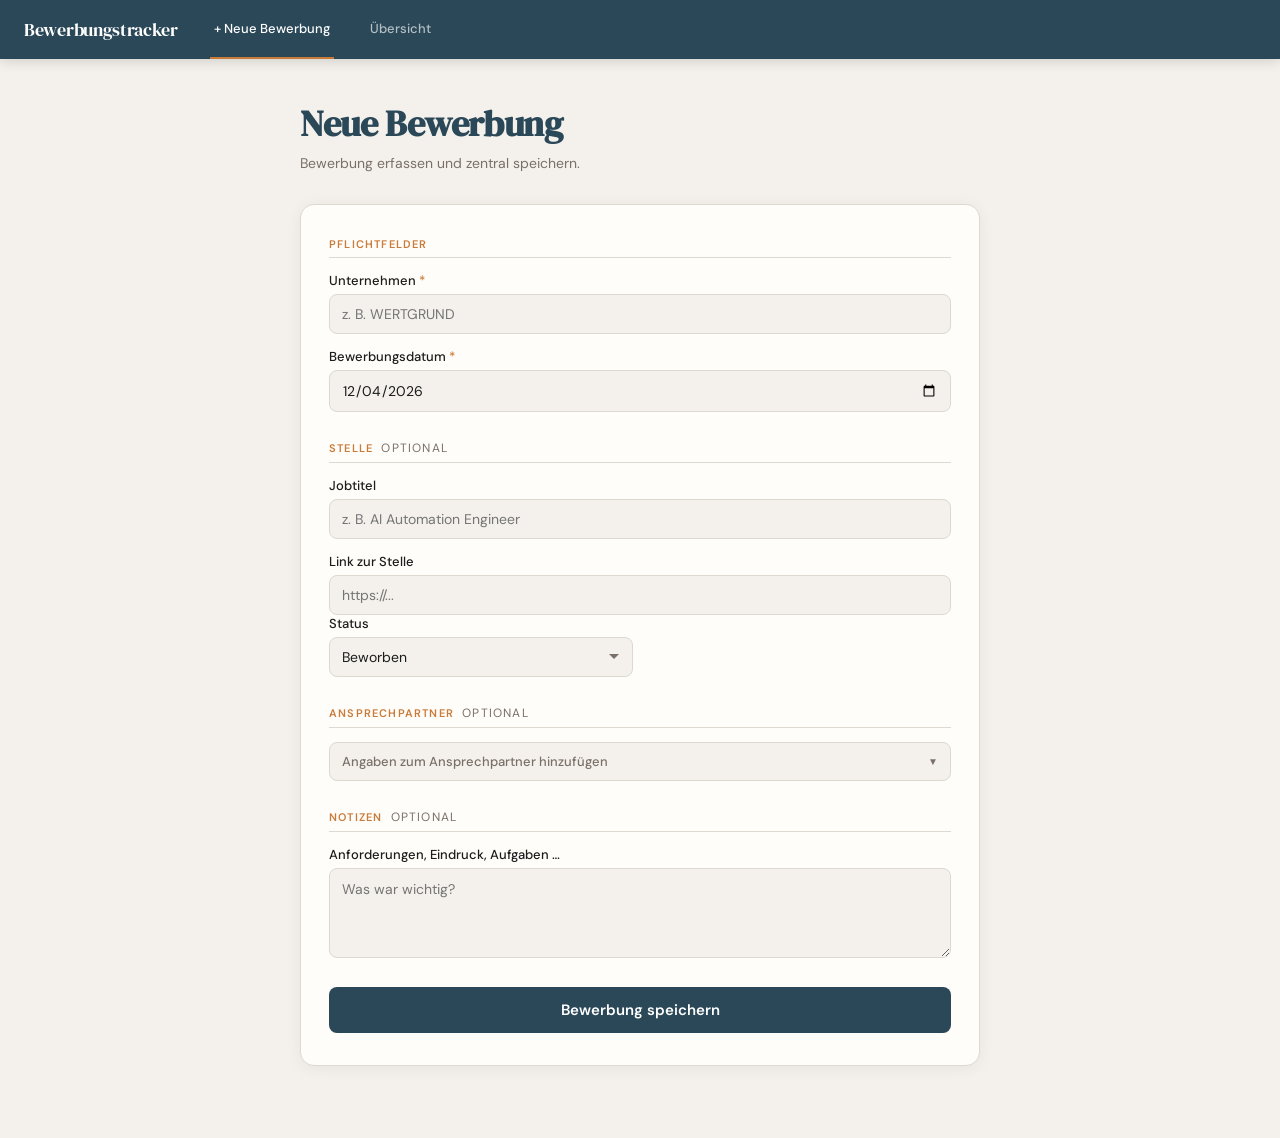
<file: html/index.html>
<!DOCTYPE html>
<html lang="de">
<head>
  <meta charset="UTF-8" />
  <meta name="viewport" content="width=device-width, initial-scale=1.0" />
  <title>Bewerbungstracker – Neue Bewerbung</title>
  <link rel="stylesheet" href="style.css" />
</head>
<body>

<nav class="nav">
  <a class="nav-brand" href="index.html">Bewerbungstracker</a>
  <a class="nav-link active" href="index.html">+ Neue Bewerbung</a>
  <a class="nav-link" href="overview.html">Übersicht</a>
</nav>

<div class="page">
  <div style="max-width:680px;margin:0 auto">
    <h1 class="page-title">Neue Bewerbung</h1>
    <p class="page-subtitle">Bewerbung erfassen und zentral speichern.</p>

    <div class="card">
      <!-- Pflichtfelder -->
      <div class="section-label">Pflichtfelder</div>

      <label for="company" class="req">Unternehmen</label>
      <input type="text" id="company" placeholder="z. B. WERTGRUND" autocomplete="organization" />

      <label for="date" class="req">Bewerbungsdatum</label>
      <input type="date" id="date" />

      <!-- Stelle -->
      <div class="section-label">Stelle <span class="opt">optional</span></div>

      <label for="jobtitle">Jobtitel</label>
      <input type="text" id="jobtitle" placeholder="z. B. AI Automation Engineer" />

      <label for="link">Link zur Stelle</label>
      <input type="url" id="link" placeholder="https://..." />

      <div class="row">
        <div>
          <label for="status">Status</label>
          <select id="status">
            <option>Beworben</option>
            <option>Interview</option>
            <option>Warten</option>
            <option>Abgelehnt</option>
            <option>Angebot</option>
          </select>
        </div>
      </div>

      <!-- Ansprechpartner -->
      <div class="section-label">Ansprechpartner <span class="opt">optional</span></div>
      <div class="collapsible-header" id="contactToggle" onclick="toggleContact()">
        <span>Angaben zum Ansprechpartner hinzufügen</span>
        <span class="chevron">▼</span>
      </div>
      <div class="collapsible-body" id="contactBody">
        <div class="row" style="margin-top:12px">
          <div>
            <label for="contact_name">Name</label>
            <input type="text" id="contact_name" placeholder="Vorname Nachname" />
          </div>
          <div>
            <label for="contact_position">Position</label>
            <input type="text" id="contact_position" placeholder="z. B. HR Manager" />
          </div>
        </div>
        <div class="row">
          <div>
            <label for="contact_email">E-Mail</label>
            <input type="email" id="contact_email" placeholder="name@firma.de" />
          </div>
          <div>
            <label for="contact_phone">Telefon</label>
            <input type="tel" id="contact_phone" placeholder="+49 ..." />
          </div>
        </div>
      </div>

      <!-- Notizen -->
      <div class="section-label">Notizen <span class="opt">optional</span></div>
      <label for="notes">Anforderungen, Eindruck, Aufgaben …</label>
      <textarea id="notes" placeholder="Was war wichtig?"></textarea>

      <button class="btn-primary full" id="submitBtn" onclick="handleSubmit()">
        Bewerbung speichern
      </button>
    </div>
  </div>
</div>

<div id="toast"></div>

<script src="app.js"></script>
<script src="index.js"></script>
</body>
</html>
</file>
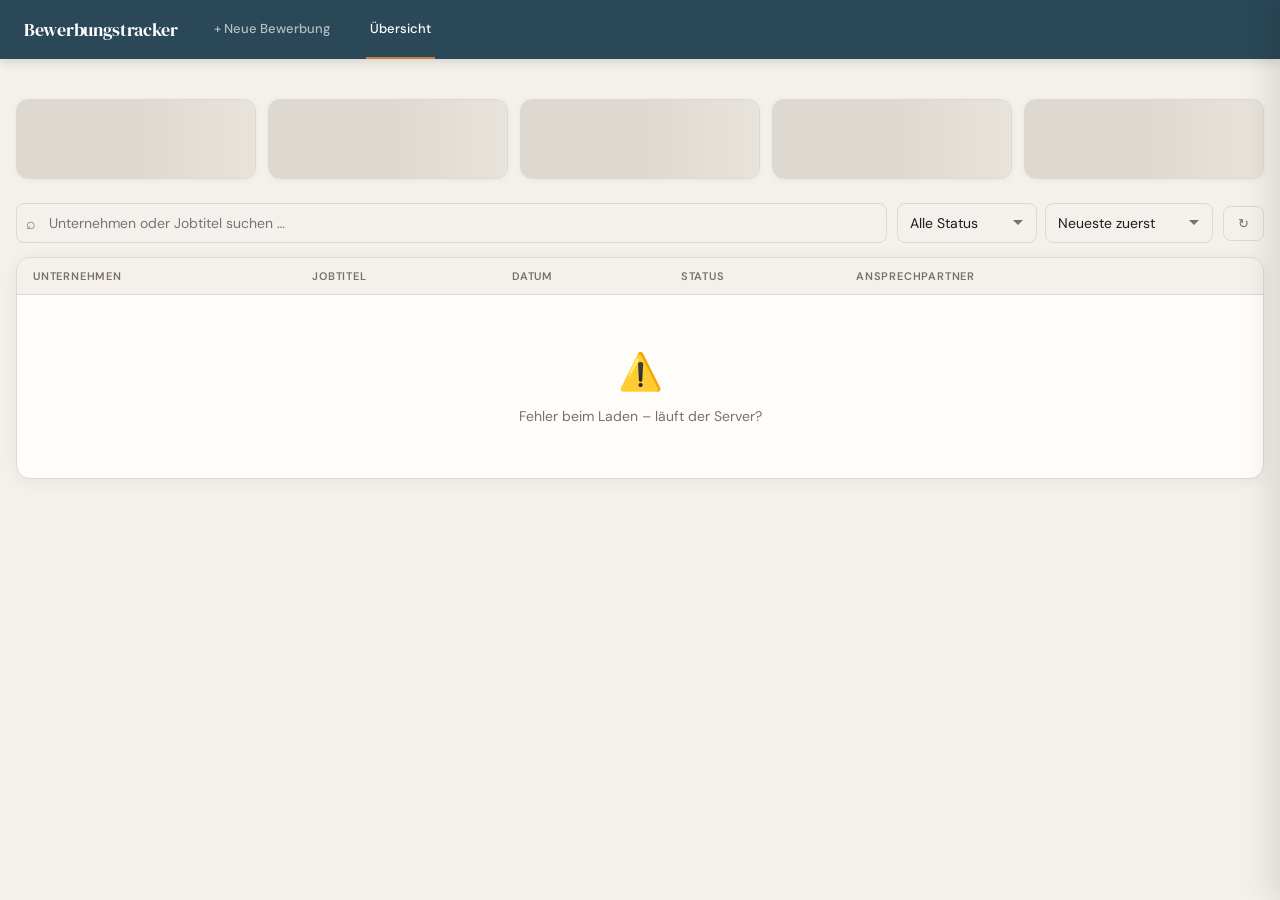
<file: html/overview.html>
<!DOCTYPE html>
<html lang="de">
<head>
  <meta charset="UTF-8" />
  <meta name="viewport" content="width=device-width, initial-scale=1.0" />
  <title>Bewerbungstracker – Übersicht</title>
  <link rel="stylesheet" href="style.css" />
  <link rel="stylesheet" href="overview.css" />
</head>
<body>

<nav class="nav">
  <a class="nav-brand" href="index.html">Bewerbungstracker</a>
  <a class="nav-link" href="index.html">+ Neue Bewerbung</a>
  <a class="nav-link active" href="overview.html">Übersicht</a>
</nav>

<div class="page">

  <!-- KPI-Kacheln -->
  <div class="kpi-grid" id="kpiGrid">
    <div class="kpi-card kpi-skeleton"></div>
    <div class="kpi-card kpi-skeleton"></div>
    <div class="kpi-card kpi-skeleton"></div>
    <div class="kpi-card kpi-skeleton"></div>
    <div class="kpi-card kpi-skeleton"></div>
  </div>

  <!-- Controls -->
  <div class="controls-bar">
    <div class="search-wrap">
      <span class="search-icon">⌕</span>
      <input type="search" id="searchInput" placeholder="Unternehmen oder Jobtitel suchen …" oninput="applyFilters()" />
    </div>
    <div class="filter-group">
      <select id="filterStatus" onchange="applyFilters()">
        <option value="">Alle Status</option>
        <option>Beworben</option>
        <option>Interview</option>
        <option>Warten</option>
        <option>Abgelehnt</option>
        <option>Angebot</option>
      </select>
      <select id="sortBy" onchange="applyFilters()">
        <option value="created_at">Neueste zuerst</option>
        <option value="app_date">Bewerbungsdatum</option>
        <option value="company">Unternehmen A–Z</option>
      </select>
    </div>
    <button class="btn-ghost" onclick="loadAll()">↻</button>
  </div>

  <!-- Table -->
  <div class="table-wrap card">
    <table class="app-table" id="appTable">
      <thead>
        <tr>
          <th>Unternehmen</th>
          <th>Jobtitel</th>
          <th>Datum</th>
          <th>Status</th>
          <th>Ansprechpartner</th>
          <th></th>
        </tr>
      </thead>
      <tbody id="tableBody">
        <tr><td colspan="6"><div class="empty-state"><div class="empty-icon">⏳</div>Lade Bewerbungen …</div></td></tr>
      </tbody>
    </table>
  </div>

  <!-- Result count -->
  <p class="result-count" id="resultCount"></p>

</div>

<!-- Detail drawer -->
<div class="drawer-overlay" id="drawerOverlay" onclick="closeDrawer()"></div>
<aside class="drawer" id="drawer">
  <div class="drawer-header">
    <div>
      <div class="drawer-company" id="dCompany">—</div>
      <div class="drawer-title"  id="dTitle">—</div>
    </div>
    <button class="drawer-close" onclick="closeDrawer()">✕</button>
  </div>
  <div class="drawer-body" id="drawerBody"></div>
</aside>

<div id="toast"></div>

<script src="app.js"></script>
<script src="overview.js"></script>
</body>
</html>
</file>
<file: html/style.css>
@import url('https://fonts.googleapis.com/css2?family=DM+Serif+Display:ital@0;1&family=DM+Sans:opsz,wght@9..40,300;9..40,400;9..40,500;9..40,600&display=swap');

*, *::before, *::after { box-sizing: border-box; margin: 0; padding: 0; }

:root {
  --bg:       #f4f1ec;
  --surface:  #fffdf9;
  --border:   #ddd9d0;
  --accent:   #2a4858;
  --accent2:  #c97b3a;
  --text:     #1c1c1c;
  --muted:    #7a7068;
  --success:  #2d6a4f;
  --error:    #9b2335;
  --radius:   8px;

  /* status colors */
  --s-beworben-bg:  #e8f0fe; --s-beworben-c:  #1a56db;
  --s-interview-bg: #fef3c7; --s-interview-c: #92400e;
  --s-warten-bg:    #f3f4f6; --s-warten-c:    #374151;
  --s-abgelehnt-bg: #fee2e2; --s-abgelehnt-c: #991b1b;
  --s-angebot-bg:   #d1fae5; --s-angebot-c:   #065f46;
}

body {
  font-family: 'DM Sans', sans-serif;
  background: var(--bg);
  min-height: 100vh;
  color: var(--text);
}

/* ── Nav ── */
.nav {
  background: var(--accent);
  padding: 0 24px;
  display: flex;
  align-items: center;
  gap: 32px;
  position: sticky;
  top: 0;
  z-index: 100;
  box-shadow: 0 2px 12px rgba(0,0,0,.15);
}
.nav-brand {
  font-family: 'DM Serif Display', serif;
  font-size: 18px;
  color: #fff;
  padding: 16px 0;
  text-decoration: none;
  letter-spacing: -0.3px;
}
.nav-link {
  font-size: 13px;
  font-weight: 500;
  color: rgba(255,255,255,.65);
  text-decoration: none;
  padding: 20px 4px;
  border-bottom: 2px solid transparent;
  transition: color .2s, border-color .2s;
}
.nav-link:hover  { color: #fff; }
.nav-link.active { color: #fff; border-bottom-color: var(--accent2); }

/* ── Page shell ── */
.page { padding: 40px 16px 72px; }

.page-title {
  font-family: 'DM Serif Display', serif;
  font-size: clamp(24px, 4vw, 36px);
  color: var(--accent);
  margin-bottom: 6px;
  letter-spacing: -0.4px;
}
.page-subtitle {
  color: var(--muted);
  font-size: 14px;
  margin-bottom: 32px;
}

/* ── Card ── */
.card {
  background: var(--surface);
  border: 1px solid var(--border);
  border-radius: 14px;
  padding: 32px 28px;
  box-shadow: 0 2px 16px rgba(0,0,0,.06);
}

/* ── Form elements ── */
.section-label {
  font-size: 11px;
  font-weight: 600;
  letter-spacing: 1.2px;
  text-transform: uppercase;
  color: var(--accent2);
  margin: 28px 0 14px;
  padding-bottom: 6px;
  border-bottom: 1px solid var(--border);
}
.section-label:first-child { margin-top: 0; }

label {
  display: block;
  font-size: 13px;
  font-weight: 500;
  color: var(--text);
  margin-bottom: 5px;
  margin-top: 14px;
}
label:first-of-type { margin-top: 0; }
.req::after { content: ' *'; color: var(--accent2); }
.opt { color: var(--muted); font-weight: 400; font-size: 12px; margin-left: 4px; }

input, textarea, select {
  width: 100%;
  padding: 10px 12px;
  border: 1px solid var(--border);
  border-radius: var(--radius);
  font-family: 'DM Sans', sans-serif;
  font-size: 14px;
  background: var(--bg);
  color: var(--text);
  transition: border-color .2s, box-shadow .2s;
  appearance: none;
}
input:focus, textarea:focus, select:focus {
  outline: none;
  border-color: var(--accent);
  box-shadow: 0 0 0 3px rgba(42,72,88,.12);
  background: #fff;
}
textarea { min-height: 90px; resize: vertical; line-height: 1.5; }
select {
  background-image: url("data:image/svg+xml,%3Csvg xmlns='http://www.w3.org/2000/svg' width='12' height='12' viewBox='0 0 12 12'%3E%3Cpath fill='%237a7068' d='M6 8L1 3h10z'/%3E%3C/svg%3E");
  background-repeat: no-repeat;
  background-position: right 12px center;
  padding-right: 32px;
}

.row { display: grid; grid-template-columns: 1fr 1fr; gap: 14px; }
@media (max-width: 500px) { .row { grid-template-columns: 1fr; } }

/* Collapsible */
.collapsible-header {
  display: flex;
  align-items: center;
  justify-content: space-between;
  cursor: pointer;
  user-select: none;
  padding: 10px 12px;
  background: var(--bg);
  border: 1px solid var(--border);
  border-radius: var(--radius);
  font-size: 13px;
  font-weight: 500;
  color: var(--muted);
  margin-top: 8px;
  transition: background .2s;
}
.collapsible-header:hover { background: #edeae3; }
.collapsible-header .chevron { transition: transform .25s; font-size: 10px; }
.collapsible-header.open .chevron { transform: rotate(180deg); }
.collapsible-body { display: none; padding: 4px 0 0; animation: slideDown .2s ease; }
.collapsible-body.open { display: block; }
@keyframes slideDown { from { opacity:0; transform:translateY(-6px); } to { opacity:1; transform:none; } }

/* ── Buttons ── */
.btn-primary {
  padding: 11px 20px;
  background: var(--accent);
  color: #fff;
  border: none;
  border-radius: var(--radius);
  font-family: 'DM Sans', sans-serif;
  font-size: 14px;
  font-weight: 600;
  cursor: pointer;
  transition: background .2s, transform .1s;
}
.btn-primary:hover   { background: #1a3445; }
.btn-primary:active  { transform: scale(.99); }
.btn-primary:disabled { opacity: .6; cursor: not-allowed; }
.btn-primary.full    { width: 100%; padding: 13px; font-size: 15px; margin-top: 24px; }

.btn-ghost {
  background: none;
  border: 1px solid var(--border);
  border-radius: var(--radius);
  padding: 8px 14px;
  font-size: 13px;
  cursor: pointer;
  color: var(--muted);
  font-family: 'DM Sans', sans-serif;
  transition: border-color .2s, color .2s;
}
.btn-ghost:hover { border-color: var(--accent); color: var(--accent); }

/* ── Badge ── */
.badge {
  display: inline-block;
  font-size: 11px;
  font-weight: 600;
  padding: 3px 10px;
  border-radius: 50px;
  letter-spacing: 0.3px;
  white-space: nowrap;
}
.badge-Beworben  { background: var(--s-beworben-bg);  color: var(--s-beworben-c); }
.badge-Interview { background: var(--s-interview-bg); color: var(--s-interview-c); }
.badge-Warten    { background: var(--s-warten-bg);    color: var(--s-warten-c); }
.badge-Abgelehnt { background: var(--s-abgelehnt-bg); color: var(--s-abgelehnt-c); }
.badge-Angebot   { background: var(--s-angebot-bg);   color: var(--s-angebot-c); }

/* ── Toast ── */
#toast {
  position: fixed;
  bottom: 28px;
  left: 50%;
  transform: translateX(-50%) translateY(20px);
  padding: 12px 22px;
  border-radius: 50px;
  font-size: 14px;
  font-weight: 500;
  opacity: 0;
  pointer-events: none;
  transition: opacity .3s, transform .3s;
  z-index: 999;
}
#toast.show { opacity: 1; transform: translateX(-50%) translateY(0); }
#toast.success { background: var(--success); color: #fff; }
#toast.error   { background: var(--error);   color: #fff; }

/* ── Empty state ── */
.empty-state {
  text-align: center;
  color: var(--muted);
  padding: 40px 20px;
  font-size: 14px;
}
.empty-state .empty-icon { font-size: 36px; margin-bottom: 12px; }
</file>
<file: html/overview.css>
/* overview.css – Styles für die Übersichtsseite */

/* ── KPI grid ── */
.kpi-grid {
  display: grid;
  grid-template-columns: repeat(auto-fit, minmax(140px, 1fr));
  gap: 12px;
  margin-bottom: 24px;
}
.kpi-card {
  background: var(--surface);
  border: 1px solid var(--border);
  border-radius: 12px;
  padding: 18px 20px;
  box-shadow: 0 1px 6px rgba(0,0,0,.05);
}
.kpi-card.kpi-skeleton {
  min-height: 80px;
  background: linear-gradient(90deg, var(--border) 25%, #e8e4dc 50%, var(--border) 75%);
  background-size: 200% 100%;
  animation: shimmer 1.4s infinite;
}
@keyframes shimmer { to { background-position: -200% 0; } }

.kpi-label {
  font-size: 11px;
  font-weight: 600;
  letter-spacing: 0.8px;
  text-transform: uppercase;
  color: var(--muted);
  margin-bottom: 8px;
}
.kpi-value {
  font-family: 'DM Serif Display', serif;
  font-size: 32px;
  color: var(--accent);
  line-height: 1;
}
.kpi-sub {
  font-size: 12px;
  color: var(--muted);
  margin-top: 4px;
}

/* ── Controls bar ── */
.controls-bar {
  display: flex;
  align-items: center;
  gap: 10px;
  margin-bottom: 14px;
  flex-wrap: wrap;
}
.search-wrap {
  flex: 1;
  min-width: 200px;
  position: relative;
}
.search-icon {
  position: absolute;
  left: 10px;
  top: 50%;
  transform: translateY(-50%);
  font-size: 16px;
  color: var(--muted);
  pointer-events: none;
}
.search-wrap input {
  padding-left: 32px;
}
.filter-group {
  display: flex;
  gap: 8px;
}
.filter-group select {
  width: auto;
  min-width: 140px;
}

/* ── Table ── */
.table-wrap {
  padding: 0;
  overflow: hidden;
}
.app-table {
  width: 100%;
  border-collapse: collapse;
  font-size: 13.5px;
}
.app-table thead th {
  background: var(--bg);
  padding: 11px 16px;
  text-align: left;
  font-size: 11px;
  font-weight: 600;
  letter-spacing: 0.8px;
  text-transform: uppercase;
  color: var(--muted);
  border-bottom: 1px solid var(--border);
  white-space: nowrap;
}
.app-table tbody tr {
  border-bottom: 1px solid var(--border);
  cursor: pointer;
  transition: background .15s;
}
.app-table tbody tr:last-child { border-bottom: none; }
.app-table tbody tr:hover { background: #f0ece4; }
.app-table td {
  padding: 13px 16px;
  vertical-align: middle;
}
.td-company { font-weight: 600; color: var(--text); }
.td-title   { color: var(--muted); }
.td-date    { white-space: nowrap; color: var(--muted); }
.td-contact { color: var(--muted); font-size: 12.5px; }
.td-action  { text-align: right; }
.td-link    { font-size: 12px; }
.td-link a  { color: var(--accent); text-decoration: none; }
.td-link a:hover { text-decoration: underline; }

.result-count {
  text-align: right;
  font-size: 12px;
  color: var(--muted);
  margin-top: 10px;
}

/* ── Drawer ── */
.drawer-overlay {
  display: none;
  position: fixed;
  inset: 0;
  background: rgba(0,0,0,.3);
  z-index: 200;
  animation: fadeIn .2s;
}
.drawer-overlay.open { display: block; }

.drawer {
  position: fixed;
  top: 0;
  right: 0;
  height: 100%;
  width: min(480px, 100vw);
  background: var(--surface);
  border-left: 1px solid var(--border);
  box-shadow: -8px 0 32px rgba(0,0,0,.12);
  z-index: 201;
  transform: translateX(100%);
  transition: transform .3s cubic-bezier(.4,0,.2,1);
  display: flex;
  flex-direction: column;
}
.drawer.open { transform: translateX(0); }

.drawer-header {
  display: flex;
  justify-content: space-between;
  align-items: flex-start;
  padding: 24px 24px 16px;
  border-bottom: 1px solid var(--border);
  background: var(--bg);
}
.drawer-company {
  font-family: 'DM Serif Display', serif;
  font-size: 20px;
  color: var(--accent);
}
.drawer-title {
  font-size: 13px;
  color: var(--muted);
  margin-top: 2px;
}
.drawer-close {
  background: none;
  border: none;
  font-size: 18px;
  cursor: pointer;
  color: var(--muted);
  padding: 4px 8px;
  border-radius: var(--radius);
  transition: background .15s;
  flex-shrink: 0;
}
.drawer-close:hover { background: var(--border); }

.drawer-body {
  flex: 1;
  overflow-y: auto;
  padding: 20px 24px 32px;
}

.drawer-section {
  margin-bottom: 20px;
}
.drawer-section-title {
  font-size: 10px;
  font-weight: 700;
  letter-spacing: 1px;
  text-transform: uppercase;
  color: var(--accent2);
  margin-bottom: 10px;
  padding-bottom: 6px;
  border-bottom: 1px solid var(--border);
}
.drawer-row {
  display: flex;
  gap: 8px;
  margin-bottom: 8px;
  font-size: 13.5px;
  align-items: baseline;
}
.drawer-row .dr-label {
  min-width: 110px;
  color: var(--muted);
  font-size: 12px;
  flex-shrink: 0;
}
.drawer-row .dr-val { color: var(--text); word-break: break-word; }
.drawer-row .dr-val a { color: var(--accent); text-decoration: none; }
.drawer-row .dr-val a:hover { text-decoration: underline; }

.drawer-notes {
  background: var(--bg);
  border: 1px solid var(--border);
  border-radius: var(--radius);
  padding: 12px 14px;
  font-size: 13px;
  line-height: 1.6;
  color: var(--text);
  white-space: pre-wrap;
}

@keyframes fadeIn { from { opacity: 0; } to { opacity: 1; } }

/* ── Inline status select ── */
.status-select {
  /* inherit badge look */
  border: none;
  cursor: pointer;
  font-family: 'DM Sans', sans-serif;
  font-weight: 600;
  font-size: 11px;
  letter-spacing: 0.3px;
  padding: 3px 22px 3px 10px;
  border-radius: 50px;
  appearance: none;
  background-image: url("data:image/svg+xml,%3Csvg xmlns='http://www.w3.org/2000/svg' width='10' height='10' viewBox='0 0 10 10'%3E%3Cpath fill='currentColor' opacity='.6' d='M5 7L1 3h8z'/%3E%3C/svg%3E");
  background-repeat: no-repeat;
  background-position: right 7px center;
  transition: opacity .15s, box-shadow .15s;
}
.status-select:hover  { opacity: .85; box-shadow: 0 0 0 2px rgba(0,0,0,.1); }
.status-select:focus  { outline: none; box-shadow: 0 0 0 3px rgba(42,72,88,.2); }

/* Colour overrides per status (same variables as badge) */
.status-select.badge-Beworben  { background-color: var(--s-beworben-bg);  color: var(--s-beworben-c); }
.status-select.badge-Interview { background-color: var(--s-interview-bg); color: var(--s-interview-c); }
.status-select.badge-Warten    { background-color: var(--s-warten-bg);    color: var(--s-warten-c); }
.status-select.badge-Abgelehnt { background-color: var(--s-abgelehnt-bg); color: var(--s-abgelehnt-c); }
.status-select.badge-Angebot   { background-color: var(--s-angebot-bg);   color: var(--s-angebot-c); }

/* In drawer: slightly larger */
.drawer-status-select {
  font-size: 12px;
  padding: 5px 26px 5px 12px;
}
</file>
